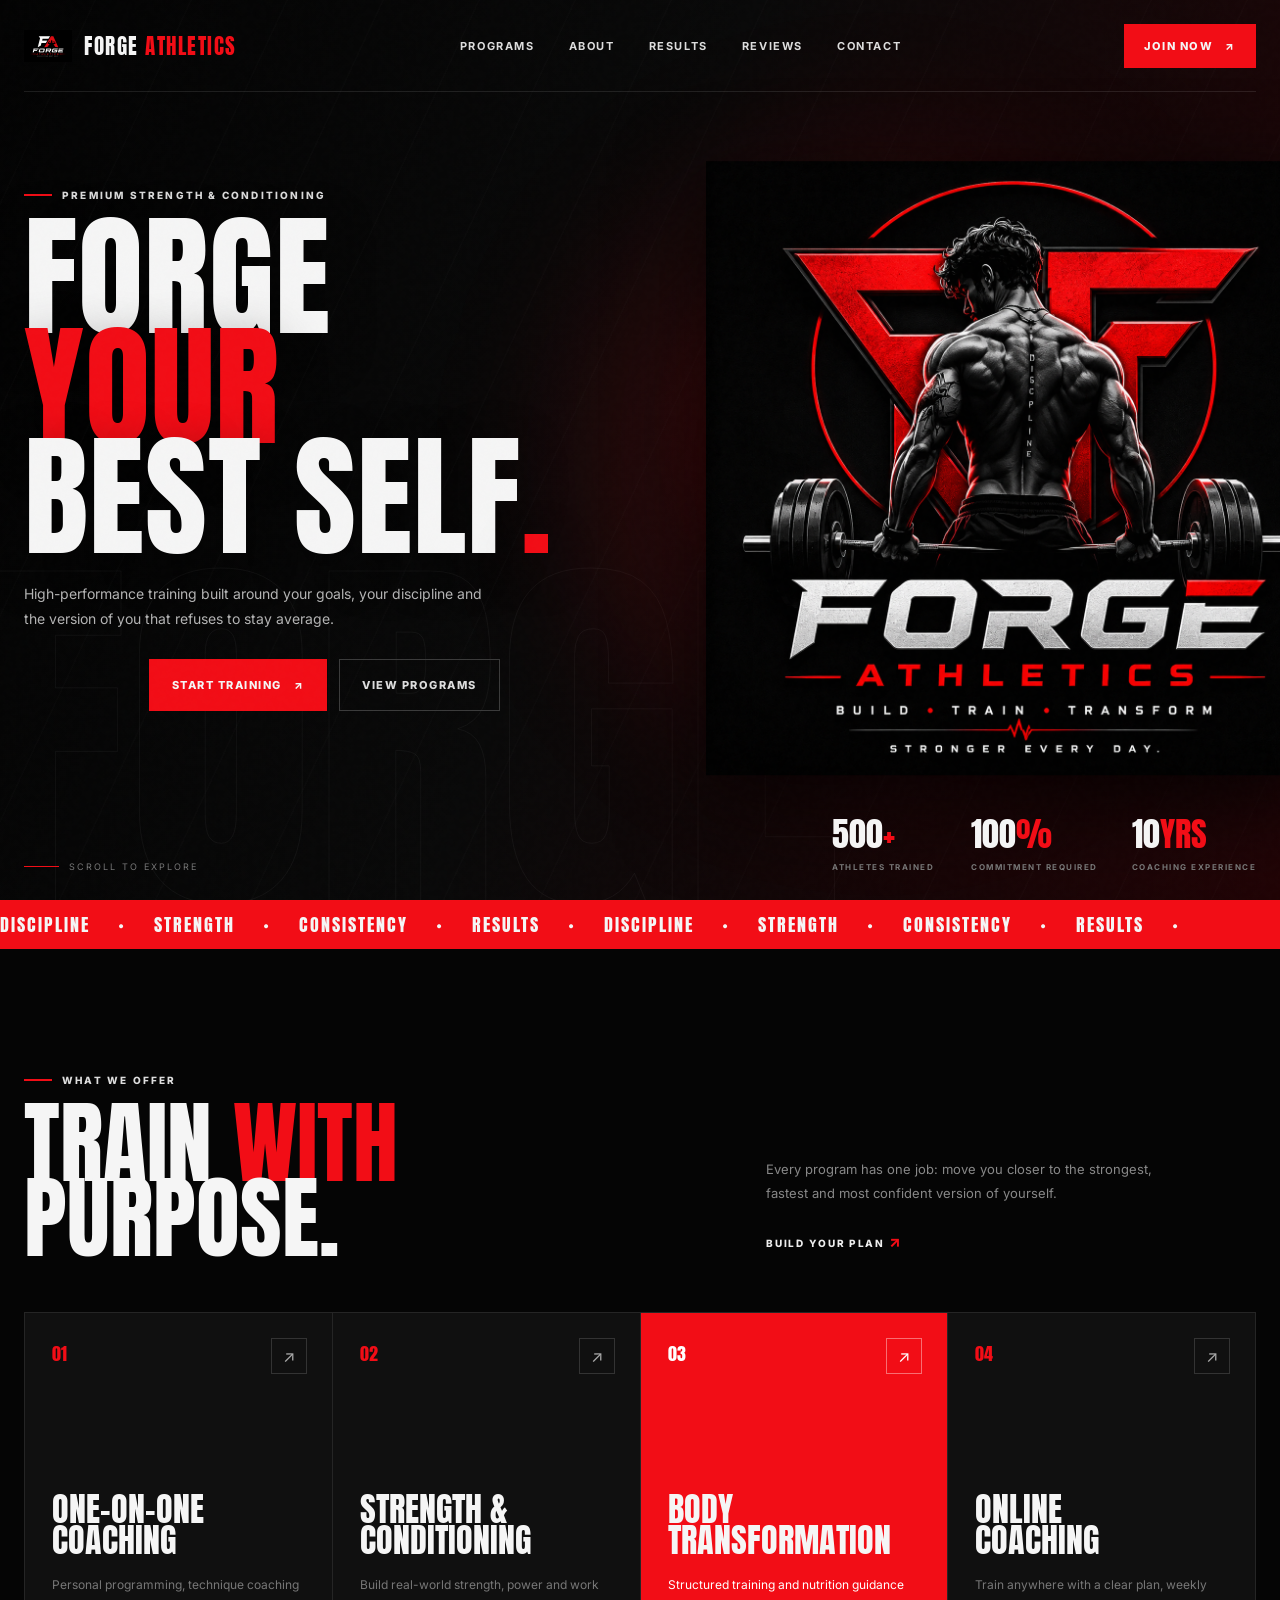
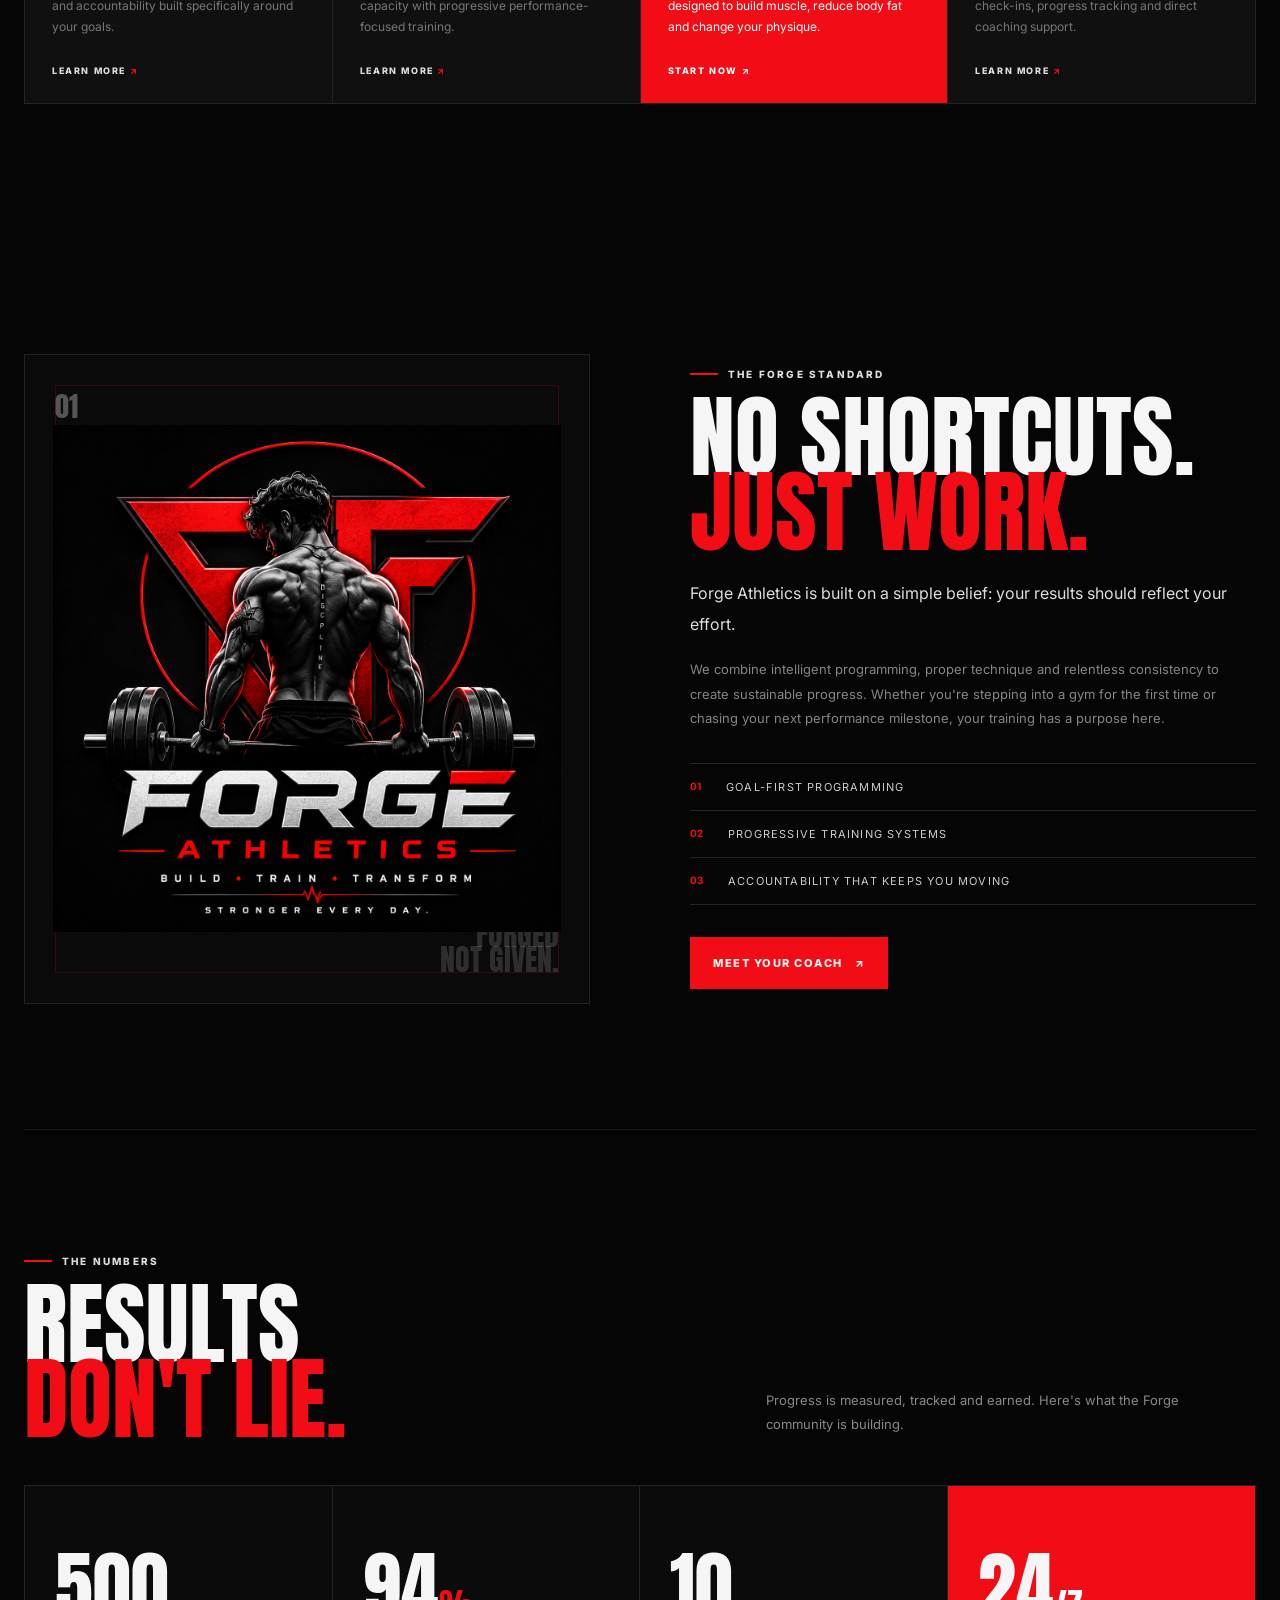
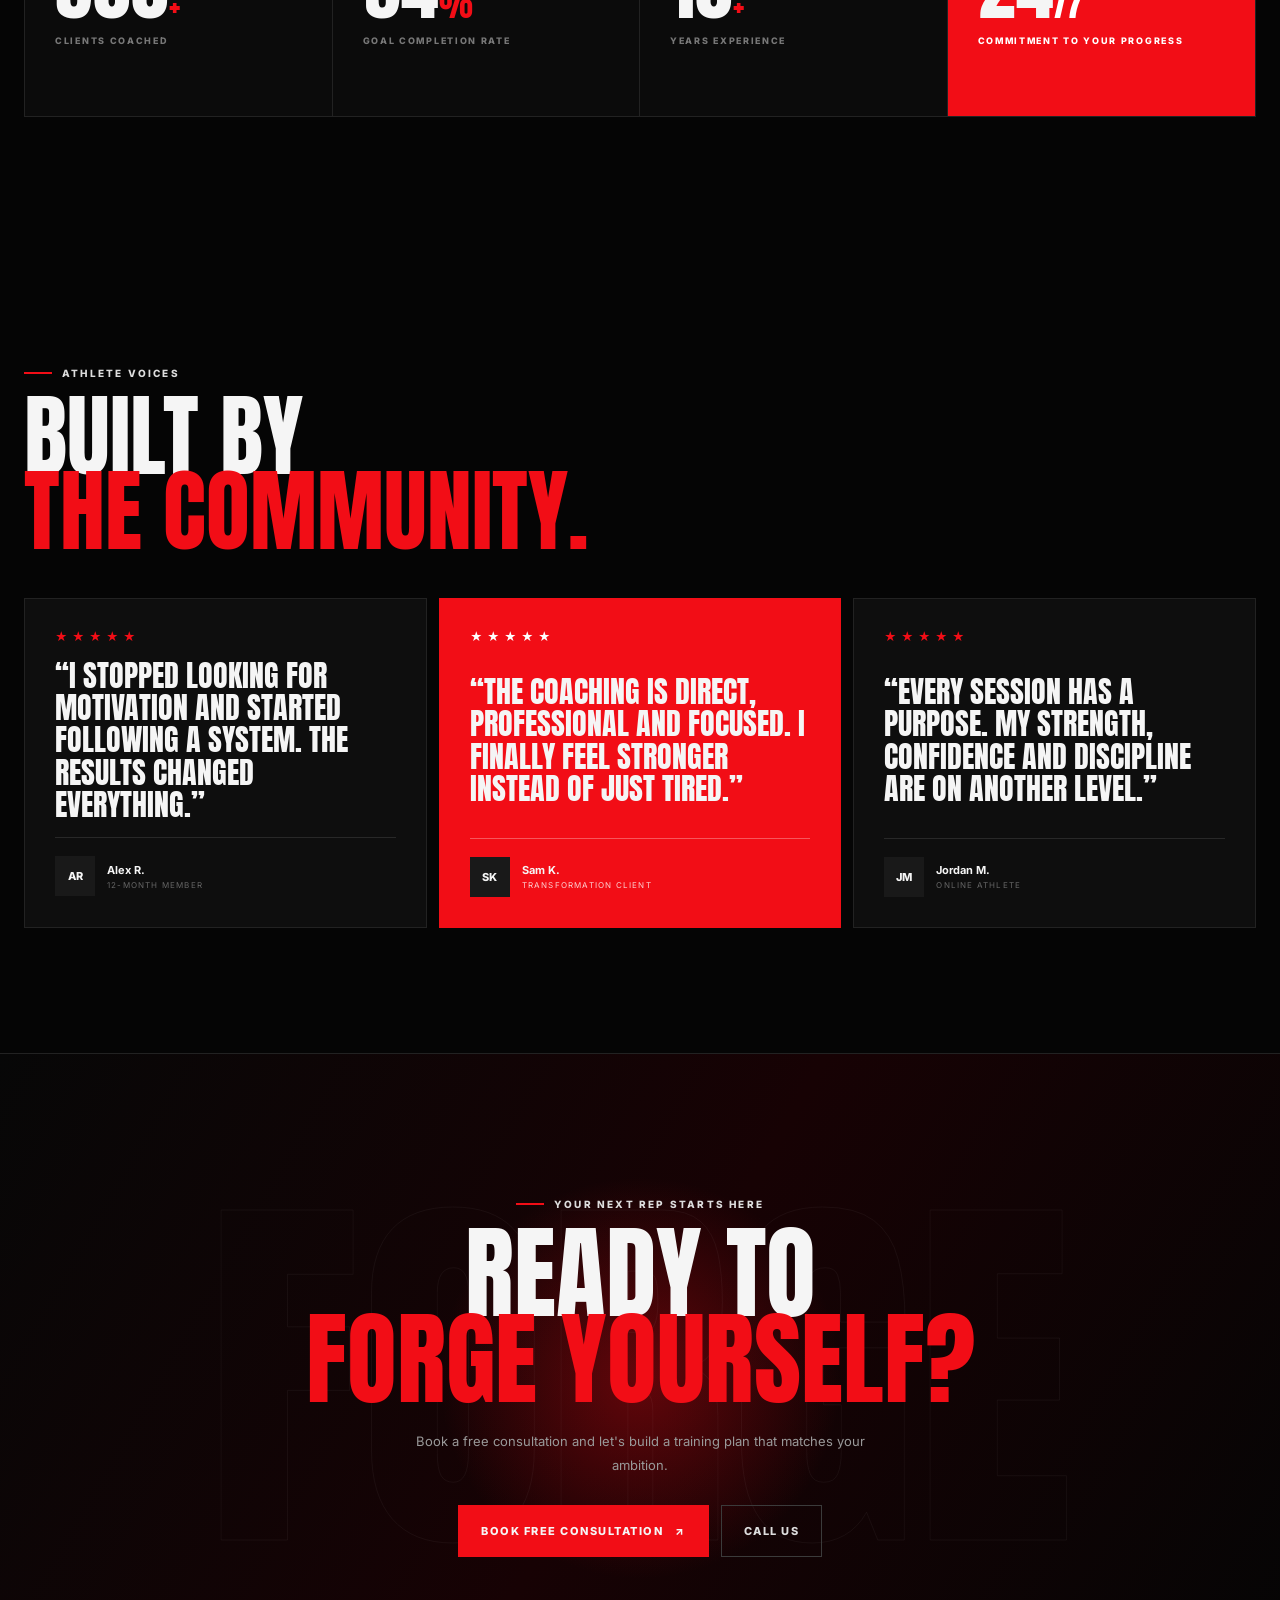
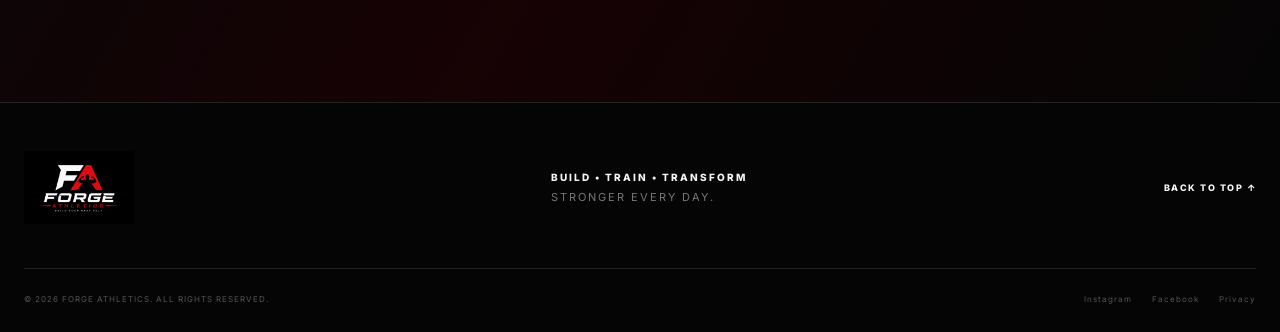
<file: Forge_Athletics_Gym/index.html>
<!DOCTYPE html>
<html lang="en">
<head>
  <meta charset="UTF-8">
  <meta name="viewport" content="width=device-width, initial-scale=1.0">
  <meta name="description" content="Forge Athletics — premium strength, conditioning and personal training.">
  <title>Forge Athletics | Build Your Best Self</title>
  <link rel="preconnect" href="https://fonts.googleapis.com">
  <link rel="preconnect" href="https://fonts.gstatic.com" crossorigin>
  <link href="https://fonts.googleapis.com/css2?family=Anton&family=Inter:wght@400;500;600;700;800;900&display=swap" rel="stylesheet">
  <link rel="stylesheet" href="style.css">
</head>
<body>
  <div class="noise" aria-hidden="true"></div>

  <header class="site-header" id="top">
    <a class="brand" href="#top" aria-label="Forge Athletics home">
      <img class="brand-full" src="assets/forge-athletics-compact.png" alt="Forge Athletics logo">
      <span class="brand-wordmark">FORGE <b>ATHLETICS</b></span>
    </a>

    <nav class="desktop-nav" aria-label="Primary navigation">
      <a href="#programs">Programs</a>
      <a href="#about">About</a>
      <a href="#results">Results</a>
      <a href="#testimonials">Reviews</a>
      <a href="#contact">Contact</a>
    </nav>

    <a class="header-cta" href="#contact">JOIN NOW <span>↗</span></a>

    <button class="menu-toggle" aria-label="Open menu" aria-expanded="false">
      <span></span><span></span><span></span>
    </button>
  </header>

  <div class="mobile-menu">
    <a href="#programs">Programs</a>
    <a href="#about">About</a>
    <a href="#results">Results</a>
    <a href="#testimonials">Reviews</a>
    <a href="#contact">Contact</a>
    <a class="mobile-cta" href="#contact">JOIN NOW ↗</a>
  </div>

  <main>
    <section class="hero" id="home">
      <div class="hero-glow"></div>
      <div class="hero-lines" aria-hidden="true"></div>

      <div class="hero-content">
        <p class="eyebrow"><span></span> PREMIUM STRENGTH & CONDITIONING</p>
        <h1>FORGE<br><em>YOUR</em><br>BEST SELF<span>.</span></h1>
        <p class="hero-copy">
          High-performance training built around your goals, your discipline
          and the version of you that refuses to stay average.
        </p>
        <div class="hero-actions">
          <a class="btn btn-primary" href="#contact">START TRAINING <span>↗</span></a>
          <a class="btn btn-ghost" href="#programs">VIEW PROGRAMS</a>
        </div>
      </div>

      <div class="hero-logo-wrap">
        <div class="hero-ring"></div>
        <img src="assets/forge-athletics-full.png" alt="Forge Athletics full logo" class="hero-logo">
      </div>

      <div class="hero-bottom">
        <div class="scroll-note"><span class="scroll-line"></span> SCROLL TO EXPLORE</div>
        <div class="hero-stats">
          <div><strong>500<span>+</span></strong><small>ATHLETES TRAINED</small></div>
          <div><strong>100<span>%</span></strong><small>COMMITMENT REQUIRED</small></div>
          <div><strong>10<span>YRS</span></strong><small>COACHING EXPERIENCE</small></div>
        </div>
      </div>
    </section>

    <section class="ticker" aria-label="Forge Athletics values">
      <div class="ticker-track">
        <span>DISCIPLINE</span><b>•</b><span>STRENGTH</span><b>•</b><span>CONSISTENCY</span><b>•</b><span>RESULTS</span><b>•</b>
        <span>DISCIPLINE</span><b>•</b><span>STRENGTH</span><b>•</b><span>CONSISTENCY</span><b>•</b><span>RESULTS</span><b>•</b>
      </div>
    </section>

    <section class="section programs" id="programs">
      <div class="section-head reveal">
        <div>
          <p class="eyebrow"><span></span> WHAT WE OFFER</p>
          <h2>TRAIN <em>WITH</em><br>PURPOSE.</h2>
        </div>
        <div class="section-intro">
          <p>Every program has one job: move you closer to the strongest, fastest and most confident version of yourself.</p>
          <a href="#contact" class="text-link">BUILD YOUR PLAN <span>↗</span></a>
        </div>
      </div>

      <div class="program-grid">
        <article class="program-card reveal">
          <span class="card-number">01</span>
          <div class="card-icon">↗</div>
          <h3>ONE-ON-ONE<br>COACHING</h3>
          <p>Personal programming, technique coaching and accountability built specifically around your goals.</p>
          <a href="#contact">LEARN MORE <span>↗</span></a>
        </article>

        <article class="program-card reveal">
          <span class="card-number">02</span>
          <div class="card-icon">↗</div>
          <h3>STRENGTH &<br>CONDITIONING</h3>
          <p>Build real-world strength, power and work capacity with progressive performance-focused training.</p>
          <a href="#contact">LEARN MORE <span>↗</span></a>
        </article>

        <article class="program-card featured reveal">
          <span class="card-number">03</span>
          <div class="card-icon">↗</div>
          <h3>BODY<br>TRANSFORMATION</h3>
          <p>Structured training and nutrition guidance designed to build muscle, reduce body fat and change your physique.</p>
          <a href="#contact">START NOW <span>↗</span></a>
        </article>

        <article class="program-card reveal">
          <span class="card-number">04</span>
          <div class="card-icon">↗</div>
          <h3>ONLINE<br>COACHING</h3>
          <p>Train anywhere with a clear plan, weekly check-ins, progress tracking and direct coaching support.</p>
          <a href="#contact">LEARN MORE <span>↗</span></a>
        </article>
      </div>
    </section>

    <section class="section about" id="about">
      <div class="about-visual reveal">
        <div class="about-number">01</div>
        <img src="assets/forge-athletics-full.png" alt="Forge Athletics emblem and athlete">
        <div class="visual-caption">FORGED<br>NOT GIVEN.</div>
      </div>

      <div class="about-copy reveal">
        <p class="eyebrow"><span></span> THE FORGE STANDARD</p>
        <h2>NO SHORTCUTS.<br><em>JUST WORK.</em></h2>
        <p class="lead">Forge Athletics is built on a simple belief: your results should reflect your effort.</p>
        <p>We combine intelligent programming, proper technique and relentless consistency to create sustainable progress. Whether you're stepping into a gym for the first time or chasing your next performance milestone, your training has a purpose here.</p>
        <div class="about-points">
          <div><strong>01</strong><span>Goal-first programming</span></div>
          <div><strong>02</strong><span>Progressive training systems</span></div>
          <div><strong>03</strong><span>Accountability that keeps you moving</span></div>
        </div>
        <a class="btn btn-primary" href="#contact">MEET YOUR COACH <span>↗</span></a>
      </div>
    </section>

    <section class="section results" id="results">
      <div class="section-head compact reveal">
        <div>
          <p class="eyebrow"><span></span> THE NUMBERS</p>
          <h2>RESULTS<br><em>DON'T LIE.</em></h2>
        </div>
        <p class="section-intro">Progress is measured, tracked and earned. Here's what the Forge community is building.</p>
      </div>

      <div class="result-grid">
        <div class="result-box reveal"><strong>500<span>+</span></strong><small>CLIENTS COACHED</small></div>
        <div class="result-box reveal"><strong>94<span>%</span></strong><small>GOAL COMPLETION RATE</small></div>
        <div class="result-box reveal"><strong>10<span>+</span></strong><small>YEARS EXPERIENCE</small></div>
        <div class="result-box red reveal"><strong>24<span>/7</span></strong><small>COMMITMENT TO YOUR PROGRESS</small></div>
      </div>
    </section>

    <section class="section testimonials" id="testimonials">
      <div class="section-head compact reveal">
        <div>
          <p class="eyebrow"><span></span> ATHLETE VOICES</p>
          <h2>BUILT BY<br><em>THE COMMUNITY.</em></h2>
        </div>
      </div>

      <div class="testimonial-grid">
        <article class="quote-card reveal">
          <div class="stars">★★★★★</div>
          <blockquote>“I stopped looking for motivation and started following a system. The results changed everything.”</blockquote>
          <div class="person"><span>AR</span><div><strong>Alex R.</strong><small>12-MONTH MEMBER</small></div></div>
        </article>
        <article class="quote-card red reveal">
          <div class="stars">★★★★★</div>
          <blockquote>“The coaching is direct, professional and focused. I finally feel stronger instead of just tired.”</blockquote>
          <div class="person"><span>SK</span><div><strong>Sam K.</strong><small>TRANSFORMATION CLIENT</small></div></div>
        </article>
        <article class="quote-card reveal">
          <div class="stars">★★★★★</div>
          <blockquote>“Every session has a purpose. My strength, confidence and discipline are on another level.”</blockquote>
          <div class="person"><span>JM</span><div><strong>Jordan M.</strong><small>ONLINE ATHLETE</small></div></div>
        </article>
      </div>
    </section>

    <section class="cta-section" id="contact">
      <div class="cta-bg-word">FORGE</div>
      <div class="cta-content reveal">
        <p class="eyebrow"><span></span> YOUR NEXT REP STARTS HERE</p>
        <h2>READY TO<br><em>FORGE YOURSELF?</em></h2>
        <p>Book a free consultation and let's build a training plan that matches your ambition.</p>
        <div class="hero-actions">
          <a class="btn btn-primary" href="mailto:maharanabikash2008@gamil.com.com?subject=Free%20Training%20Consultation">BOOK FREE CONSULTATION <span>↗</span></a>
          <a class="btn btn-ghost" href="tel:+919692302582">CALL US</a>
        </div>
      </div>
    </section>
  </main>

  <footer class="site-footer">
    <div class="footer-top">
      <img src="assets/forge-athletics-compact.png" alt="Forge Athletics logo" class="footer-logo">
      <div>
        <p class="footer-label">BUILD • TRAIN • TRANSFORM</p>
        <p class="footer-note">Stronger every day.</p>
      </div>
      <a class="back-top" href="#top">BACK TO TOP ↑</a>
    </div>
    <div class="footer-bottom">
      <span>© 2026 FORGE ATHLETICS. ALL RIGHTS RESERVED.</span>
      <div><a href="https://www.instagram.com/bikashh04?igsi=MTAxdzZoOHRhdXRl">Instagram</a><a href="#">Facebook</a><a href="#">Privacy</a></div>
    </div>
  </footer>

  <script src="script.js"></script>
</body>
</html>
</file>
<file: Forge_Athletics_Gym/style.css>
:root {
  --black: #050505;
  --black-2: #0b0b0b;
  --panel: #101010;
  --panel-2: #151515;
  --red: #f20d16;
  --red-dark: #8d070d;
  --white: #f5f5f5;
  --muted: #999;
  --line: #252525;
  --max: 1240px;
}

* { box-sizing: border-box; margin: 0; padding: 0; }
html { scroll-behavior: smooth; }
body {
  background: var(--black);
  color: var(--white);
  font-family: "Inter", sans-serif;
  overflow-x: hidden;
}
body.menu-open { overflow: hidden; }
a { color: inherit; text-decoration: none; }
button { font: inherit; }
img { display: block; max-width: 100%; }

.noise {
  position: fixed; inset: 0; pointer-events: none; z-index: 20; opacity: .035;
  background-image: url("data:image/svg+xml,%3Csvg viewBox='0 0 180 180' xmlns='http://www.w3.org/2000/svg'%3E%3Cfilter id='n'%3E%3CfeTurbulence type='fractalNoise' baseFrequency='.8' numOctaves='3' stitchTiles='stitch'/%3E%3C/filter%3E%3Crect width='100%25' height='100%25' filter='url(%23n)' opacity='.45'/%3E%3C/svg%3E");
}

.site-header {
  position: absolute; top: 0; left: 50%; transform: translateX(-50%);
  width: min(var(--max), calc(100% - 48px)); height: 92px; z-index: 50;
  display: flex; align-items: center; justify-content: space-between;
  border-bottom: 1px solid rgba(255,255,255,.10);
}
.brand { display: flex; align-items: center; gap: 12px; min-width: 180px; }
.brand-full { width: 48px; height: 48px; object-fit: contain; }
.brand-wordmark { font-family: "Anton", sans-serif; font-size: 21px; letter-spacing: 1.5px; }
.brand-wordmark b { color: var(--red); font-weight: 400; }
.desktop-nav { display: flex; gap: 34px; align-items: center; }
.desktop-nav a {
  color: #ddd; text-transform: uppercase; font-size: 11px; font-weight: 700;
  letter-spacing: 1.6px; transition: color .25s ease;
}
.desktop-nav a:hover { color: var(--red); }
.header-cta, .btn {
  display: inline-flex; align-items: center; justify-content: center; gap: 12px;
  text-transform: uppercase; font-size: 11px; font-weight: 800; letter-spacing: 1.5px;
}
.header-cta {
  background: var(--red); padding: 15px 20px; transition: transform .25s, background .25s;
}
.header-cta:hover { transform: translateY(-2px); background: #ff2029; }
.menu-toggle { display: none; background: none; border: 0; width: 44px; height: 44px; }
.menu-toggle span { display:block; height:2px; background:white; margin:6px 7px; transition:.25s; }
.mobile-menu { display:none; }

.hero {
  min-height: 790px; height: 100vh; position: relative; overflow: hidden;
  background:
    radial-gradient(circle at 72% 47%, rgba(242,13,22,.34), transparent 26%),
    linear-gradient(110deg, #030303 0%, #090909 47%, #210406 100%);
  display: flex; align-items: center;
}
.hero::before {
  content: "FORGE";
  position: absolute; left: -2vw; bottom: 3vh;
  font-family: "Anton"; font-size: clamp(180px, 30vw, 470px);
  line-height: .7; color: transparent; -webkit-text-stroke: 1px rgba(255,255,255,.045);
  pointer-events:none;
}
.hero-glow {
  position:absolute; width: 620px; height: 620px; border-radius:50%;
  right: 7%; top: 16%; background: rgba(242,13,22,.12); filter: blur(70px);
}
.hero-lines {
  position:absolute; inset:0; opacity:.16;
  background: repeating-linear-gradient(115deg, transparent 0 85px, rgba(255,255,255,.07) 86px 87px);
}
.hero-content { position:relative; z-index:4; width:min(600px, 90%); margin-left:max(24px, calc((100vw - var(--max))/2)); }
.eyebrow {
  display:flex; align-items:center; gap:10px; color:#ddd; font-size:10px; font-weight:800;
  letter-spacing:2.2px; text-transform:uppercase; margin-bottom:20px;
}
.eyebrow span { width:28px; height:2px; background:var(--red); display:inline-block; }
h1, h2, h3 { font-family:"Anton", sans-serif; font-weight:400; text-transform:uppercase; }
h1 {
  font-size:clamp(76px, 10.5vw, 148px); line-height:.82; letter-spacing:1px;
  text-shadow: 0 15px 50px rgba(0,0,0,.45);
}
h1 em, h2 em { color:var(--red); font-style:normal; }
h1 span { color:var(--red); }
.hero-copy { color:#b4b4b4; max-width:480px; font-size:14px; line-height:1.8; margin:30px 0 28px; }
.hero-actions { display:flex; gap:12px; flex-wrap:wrap; }
.btn { min-height:52px; padding:0 22px; border:1px solid transparent; transition:.25s; }
.btn-primary { background:var(--red); }
.btn-primary:hover { background:#ff1b24; transform:translateY(-2px); }
.btn-ghost { border-color:#3b3b3b; color:#ddd; }
.btn-ghost:hover { border-color:var(--red); color:white; }

.hero-logo-wrap {
  position:absolute; z-index:2; right:max(-5vw, calc((100vw - var(--max))/2 - 60px)); top:50%;
  transform:translateY(-47%); width:min(48vw, 650px); aspect-ratio:1;
  display:grid; place-items:center;
}
.hero-ring {
  position:absolute; width:82%; aspect-ratio:1; border:1px solid rgba(242,13,22,.55);
  border-radius:50%; box-shadow:0 0 80px rgba(242,13,22,.12);
}
.hero-logo { position:relative; width:100%; filter:drop-shadow(0 25px 45px rgba(0,0,0,.8)); }
.hero-bottom {
  position:absolute; z-index:4; left:50%; transform:translateX(-50%); bottom:28px;
  width:min(var(--max), calc(100% - 48px)); display:flex; justify-content:space-between; align-items:end;
}
.scroll-note { color:#777; font-size:9px; letter-spacing:2px; display:flex; align-items:center; gap:10px; }
.scroll-line { display:block; width:35px; height:1px; background:var(--red); }
.hero-stats { display:flex; gap:34px; }
.hero-stats div { min-width:105px; }
.hero-stats strong { display:block; font-family:"Anton"; font-size:34px; font-weight:400; }
.hero-stats strong span { color:var(--red); }
.hero-stats small { display:block; margin-top:3px; color:#777; font-size:8px; letter-spacing:1.5px; font-weight:700; }

.ticker { background:var(--red); overflow:hidden; padding:11px 0; }
.ticker-track {
  width:max-content; display:flex; align-items:center; gap:28px;
  font-family:"Anton"; font-size:18px; letter-spacing:2px; animation:ticker 24s linear infinite;
}
.ticker b { font-family:Inter; font-size:13px; }
@keyframes ticker { to { transform:translateX(-50%); } }

.section { width:min(var(--max), calc(100% - 48px)); margin:auto; padding:125px 0; }
.section-head { display:grid; grid-template-columns:1.15fr .85fr; gap:80px; align-items:end; margin-bottom:55px; }
.section-head.compact { margin-bottom:48px; }
h2 { font-size:clamp(60px, 7vw, 104px); line-height:.84; }
.section-intro { color:#888; font-size:13px; line-height:1.9; max-width:420px; }
.section-intro p { margin-bottom:22px; }
.text-link { font-size:10px; font-weight:800; letter-spacing:1.7px; color:#eee; }
.text-link span { color:var(--red); font-size:15px; }

.program-grid { display:grid; grid-template-columns:repeat(4, 1fr); gap:1px; background:var(--line); border:1px solid var(--line); }
.program-card {
  min-height:390px; background:var(--panel); padding:27px; position:relative;
  display:flex; flex-direction:column; transition:transform .3s, background .3s;
}
.program-card:hover { transform:translateY(-7px); background:#151515; z-index:2; }
.program-card.featured { background:var(--red); }
.program-card.featured .card-number,
.program-card.featured p,
.program-card.featured a { color:#fff; }
.card-number { font-family:"Anton"; font-size:18px; color:var(--red); }
.card-icon {
  position:absolute; right:25px; top:25px; width:36px; height:36px; border:1px solid #333;
  display:grid; place-items:center; color:#aaa;
}
.featured .card-icon { border-color:rgba(255,255,255,.4); color:#fff; }
.program-card h3 { font-size:34px; line-height:.92; margin-top:auto; margin-bottom:18px; }
.program-card p { color:#777; font-size:12px; line-height:1.75; max-width:260px; }
.program-card a { margin-top:28px; font-size:9px; font-weight:800; letter-spacing:1.6px; color:#ddd; }
.program-card a span { color:var(--red); }
.featured a span { color:white; }

.about { display:grid; grid-template-columns:1fr 1fr; gap:100px; align-items:center; }
.about-visual {
  min-height:650px; background:
    radial-gradient(circle at 50% 42%, rgba(242,13,22,.28), transparent 32%),
    #0a0a0a; border:1px solid #222; position:relative; overflow:hidden; display:grid; place-items:center;
}
.about-visual::before { content:""; position:absolute; inset:30px; border:1px solid rgba(242,13,22,.18); }
.about-visual img { width:90%; max-width:560px; position:relative; z-index:2; }
.about-number { position:absolute; top:30px; left:30px; color:#555; font:28px "Anton"; z-index:3; }
.visual-caption { position:absolute; bottom:30px; right:30px; text-align:right; font:30px/.85 "Anton"; color:rgba(255,255,255,.15); }
.about-copy h2 { margin-bottom:28px; }
.about-copy > p:not(.eyebrow) { color:#858585; font-size:13px; line-height:1.9; max-width:540px; margin-bottom:18px; }
.about-copy .lead { color:#ddd !important; font-size:16px !important; }
.about-points { border-top:1px solid #252525; margin:32px 0; }
.about-points div { border-bottom:1px solid #252525; display:flex; gap:25px; padding:16px 0; }
.about-points strong { color:var(--red); font-size:10px; }
.about-points span { color:#ccc; font-size:11px; text-transform:uppercase; letter-spacing:1.2px; }

.results { border-top:1px solid #171717; }
.result-grid { display:grid; grid-template-columns:repeat(4,1fr); border:1px solid #222; }
.result-box { min-height:230px; padding:30px; background:#0b0b0b; border-right:1px solid #222; display:flex; flex-direction:column; justify-content:center; }
.result-box:last-child { border-right:0; }
.result-box.red { background:var(--red); }
.result-box strong { font:76px/.8 "Anton"; }
.result-box strong span { font-size:.42em; color:var(--red); }
.result-box.red strong span { color:#fff; }
.result-box small { margin-top:18px; font-size:9px; letter-spacing:1.7px; color:#777; font-weight:800; }
.result-box.red small { color:#fff; }

.testimonial-grid { display:grid; grid-template-columns:repeat(3,1fr); gap:12px; }
.quote-card { background:#0e0e0e; border:1px solid #222; min-height:330px; padding:30px; display:flex; flex-direction:column; }
.quote-card.red { background:var(--red); border-color:var(--red); }
.stars { color:var(--red); letter-spacing:4px; font-size:12px; }
.quote-card.red .stars { color:#fff; }
blockquote { font:30px/1.08 "Anton"; text-transform:uppercase; margin:auto 0; }
.person { display:flex; gap:12px; align-items:center; border-top:1px solid #282828; padding-top:18px; }
.red .person { border-color:rgba(255,255,255,.3); }
.person > span { width:40px; height:40px; display:grid; place-items:center; background:#191919; font-weight:800; font-size:11px; }
.person strong { display:block; font-size:11px; }
.person small { display:block; color:#666; font-size:8px; letter-spacing:1.2px; margin-top:3px; }
.red .person small { color:#fff; opacity:.8; }

.cta-section {
  min-height:650px; position:relative; overflow:hidden; display:grid; place-items:center;
  text-align:center; background:
    radial-gradient(circle at center, rgba(242,13,22,.35), transparent 28%),
    linear-gradient(120deg,#070707,#170204,#050505);
  border-top:1px solid #222; border-bottom:1px solid #222;
}
.cta-bg-word { position:absolute; font:clamp(180px, 30vw, 480px) "Anton"; color:transparent; -webkit-text-stroke:1px rgba(255,255,255,.045); line-height:.7; }
.cta-content { position:relative; z-index:2; width:min(760px, calc(100% - 48px)); }
.cta-content .eyebrow { justify-content:center; }
.cta-content h2 { font-size:clamp(65px,8vw,120px); }
.cta-content > p:not(.eyebrow) { color:#999; font-size:13px; line-height:1.8; max-width:500px; margin:28px auto; }
.hero-actions { justify-content:center; }

.site-footer { width:min(var(--max), calc(100% - 48px)); margin:auto; padding:45px 0 28px; }
.footer-top { display:flex; justify-content:space-between; align-items:center; gap:30px; padding-bottom:40px; border-bottom:1px solid #222; }
.footer-logo { width:110px; height:80px; object-fit:contain; object-position:left center; }
.footer-label { font-size:10px; font-weight:800; letter-spacing:2px; }
.footer-note { color:#777; font-size:11px; margin-top:7px; text-transform:uppercase; letter-spacing:2px; }
.back-top { font-size:9px; font-weight:800; letter-spacing:1.5px; }
.footer-bottom { display:flex; justify-content:space-between; gap:20px; padding-top:25px; color:#555; font-size:8px; letter-spacing:1px; }
.footer-bottom div { display:flex; gap:20px; }
.footer-bottom a:hover, .back-top:hover { color:var(--red); }

.reveal { opacity:0; transform:translateY(30px); transition:opacity .75s ease, transform .75s ease; }
.reveal.visible { opacity:1; transform:none; }

@media (max-width: 1000px) {
  .desktop-nav { gap:18px; }
  .desktop-nav a { font-size:9px; }
  .hero-logo-wrap { width:52vw; right:-5vw; opacity:.88; }
  .hero-content { width:55%; }
  .program-grid { grid-template-columns:repeat(2,1fr); }
  .about { gap:55px; }
  .result-box strong { font-size:60px; }
}

@media (max-width: 760px) {
  .site-header { height:74px; width:calc(100% - 30px); }
  .brand-full { width:40px; height:40px; }
  .brand-wordmark { font-size:17px; }
  .desktop-nav, .header-cta { display:none; }
  .menu-toggle { display:block; cursor:pointer; }
  .mobile-menu {
    position:fixed; z-index:45; inset:0; padding:100px 30px 30px;
    background:rgba(4,4,4,.98); display:flex; flex-direction:column; gap:0;
    transform:translateX(100%); transition:transform .35s ease;
  }
  .mobile-menu.open { transform:none; }
  .mobile-menu a {
    font:34px "Anton"; text-transform:uppercase; padding:18px 0; border-bottom:1px solid #252525;
  }
  .mobile-menu a:hover { color:var(--red); }
  .mobile-menu .mobile-cta {
    margin-top:25px; background:var(--red); text-align:center; border:0; font:16px "Inter"; font-weight:900; letter-spacing:1.5px;
  }
  .menu-toggle.active span:nth-child(1) { transform:translateY(8px) rotate(45deg); }
  .menu-toggle.active span:nth-child(2) { opacity:0; }
  .menu-toggle.active span:nth-child(3) { transform:translateY(-8px) rotate(-45deg); }

  .hero { min-height:850px; height:auto; padding:145px 0 65px; align-items:flex-start; }
  .hero-content { width:calc(100% - 30px); margin:0 15px; }
  h1 { font-size:clamp(70px, 22vw, 120px); }
  .hero-copy { font-size:12px; max-width:360px; }
  .hero-logo-wrap {
    position:relative; right:auto; top:auto; transform:none; width:95vw; margin:-20px auto -25px;
    opacity:.9; order:2;
  }
  .hero { display:block; }
  .hero-content { position:relative; z-index:5; }
  .hero-bottom { position:relative; left:auto; transform:none; bottom:auto; width:calc(100% - 30px); margin:0 15px; align-items:flex-start; gap:28px; flex-direction:column-reverse; }
  .hero-stats { width:100%; justify-content:space-between; gap:10px; }
  .hero-stats div { min-width:0; }
  .hero-stats strong { font-size:29px; }
  .hero-stats small { font-size:7px; }
  .scroll-note { margin-top:10px; }

  .section { width:calc(100% - 30px); padding:85px 0; }
  .section-head, .about { grid-template-columns:1fr; gap:28px; }
  .section-head { margin-bottom:38px; }
  h2 { font-size:clamp(58px, 17vw, 88px); }
  .program-grid, .result-grid, .testimonial-grid { grid-template-columns:1fr; }
  .program-card { min-height:330px; }
  .result-box { min-height:190px; border-right:0; border-bottom:1px solid #222; }
  .result-box:last-child { border-bottom:0; }
  .result-box strong { font-size:72px; }
  .about-visual { min-height:430px; }
  .about-copy .lead { font-size:14px !important; }
  .quote-card { min-height:300px; }
  blockquote { font-size:27px; }
  .cta-section { min-height:600px; }
  .site-footer { width:calc(100% - 30px); }
  .footer-top { align-items:flex-start; flex-direction:column; }
  .footer-bottom { flex-direction:column; }
}

@media (prefers-reduced-motion: reduce) {
  html { scroll-behavior:auto; }
  *, *::before, *::after { animation-duration:.01ms !important; transition-duration:.01ms !important; }
}
</file>
